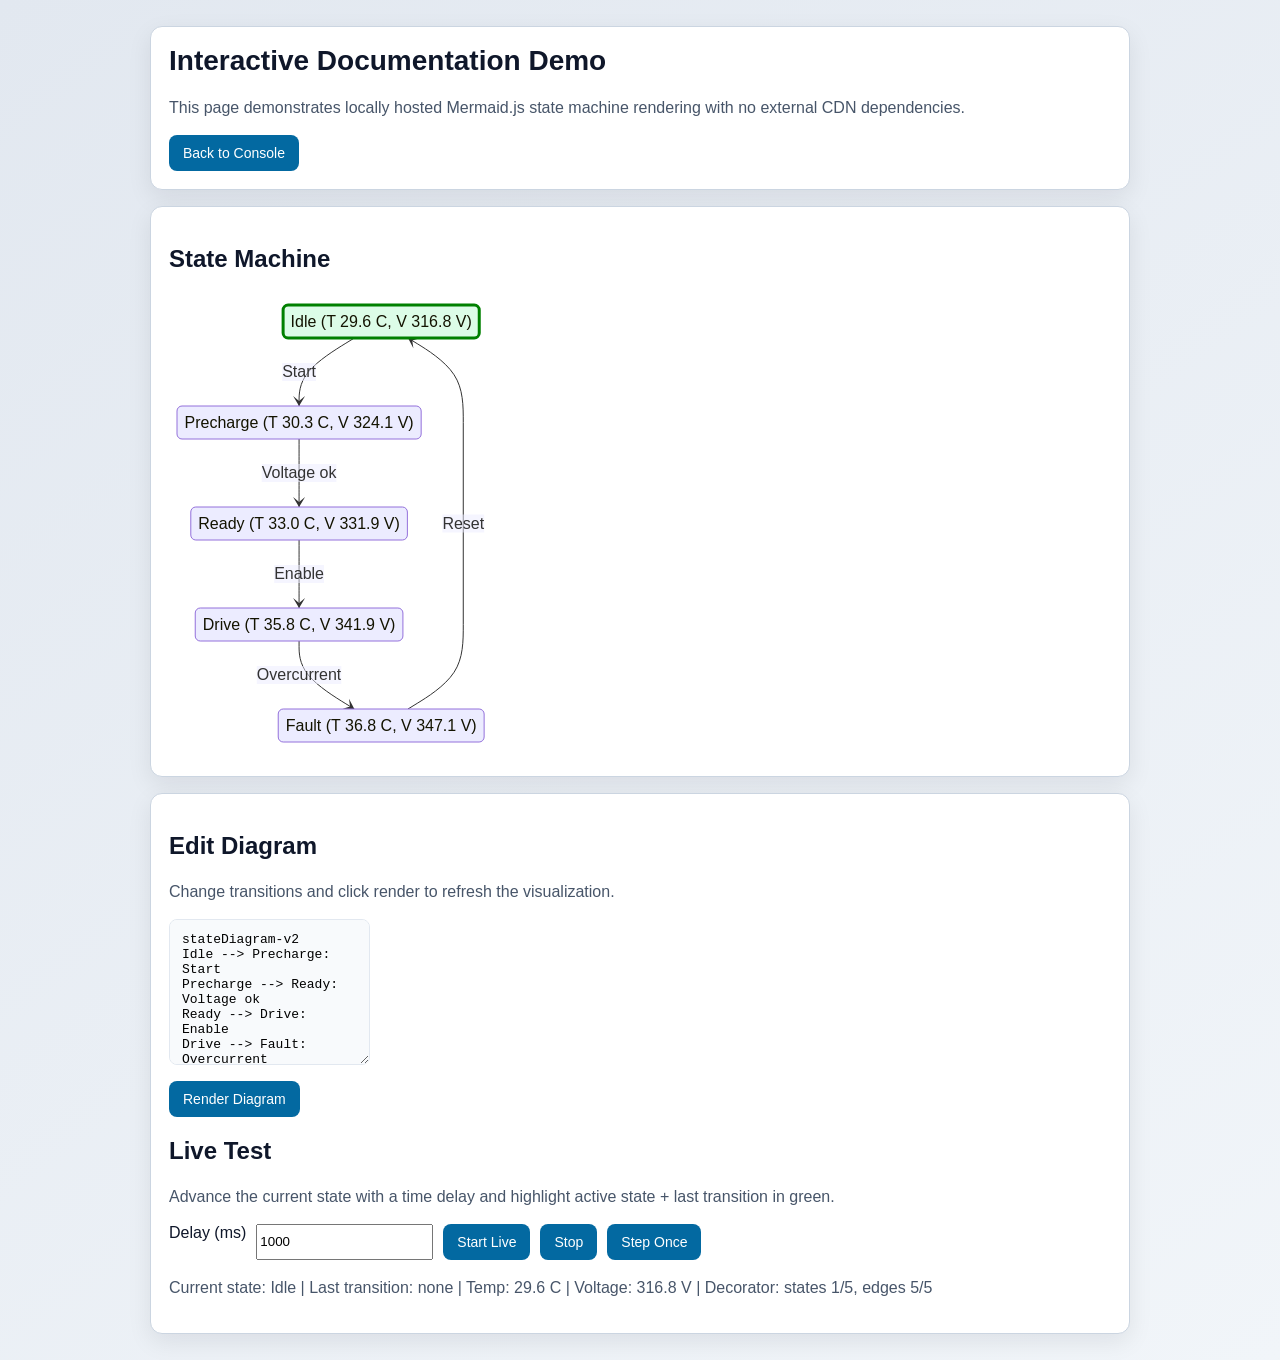
<file: data/interactive-docs.html>
<!doctype html>
<html lang="en">
<head>
  <meta charset="utf-8">
  <meta name="viewport" content="width=device-width, initial-scale=1">
  <title>Interactive Documentation Demo</title>
  <style>
    :root {
      --bg: #f1f5f9;
      --panel: #ffffff;
      --text: #0f172a;
      --muted: #475569;
      --accent: #0369a1;
      --border: #cbd5e1;
    }
    body {
      margin: 0;
      font-family: Verdana, sans-serif;
      color: var(--text);
      background: linear-gradient(145deg, #e2e8f0, var(--bg));
    }
    .wrap {
      max-width: 980px;
      margin: 26px auto;
      padding: 0 16px;
    }
    .card {
      background: var(--panel);
      border: 1px solid var(--border);
      border-radius: 12px;
      padding: 18px;
      box-shadow: 0 8px 24px rgba(2, 6, 23, 0.08);
      margin-bottom: 16px;
    }
    h1 {
      margin-top: 0;
      font-size: 28px;
    }
    p {
      color: var(--muted);
      line-height: 1.45;
    }
    .actions {
      margin-top: 12px;
      display: flex;
      gap: 10px;
      flex-wrap: wrap;
    }
    button, a.btn {
      border: 0;
      border-radius: 8px;
      background: var(--accent);
      color: #fff;
      text-decoration: none;
      padding: 10px 14px;
      font-size: 14px;
      cursor: pointer;
      display: inline-block;
    }
    .code {
      font-family: "Courier New", monospace;
      font-size: 13px;
      background: #f8fafc;
      border: 1px solid #e2e8f0;
      border-radius: 8px;
      padding: 12px;
      white-space: pre-wrap;
    }
    .mermaid {
      overflow-x: auto;
      padding: 4px 0;
    }
    .debug-panel {
      display: none;
      margin-top: 12px;
      padding: 10px;
      border: 1px solid #d1d5db;
      border-radius: 8px;
      background: #f8fafc;
      font-family: "Courier New", monospace;
      font-size: 12px;
      color: #1f2937;
      white-space: pre-wrap;
    }
  </style>
  <script src="mermaid.min.js"></script>
  <script>
    document.addEventListener("DOMContentLoaded", function () {
      mermaid.initialize({ startOnLoad: false, securityLevel: "loose" });
      var target = document.getElementById("diagram");
      var sourceInput = document.getElementById("diagram-source");
      var delayInput = document.getElementById("tick-delay");
      var liveState = document.getElementById("live-state");
      var debugPanel = document.getElementById("debug-panel");
      var debugPanelText = document.getElementById("debug-panel-text");
      var timerId = null;
      var transitions = [];
      var stateList = [];
      var stateIdMap = {};
      var currentState = "";
      var lastTransitionIndex = -1;
      var stateMetrics = {};
      var renderDebug = {
        statesMatched: 0,
        edgesMatched: 0,
        selectorCounts: {
          stateGroup: 0,
          transitionGroup: 0,
          fallbackPath: 0,
          shapeCandidates: 0,
          stateNameTexts: 0
        },
        matchedNodeNames: [],
        edgeSource: "none"
      };

      function setDebugPanelVisible(visible) {
        debugPanel.style.display = visible ? "block" : "none";
      }

      function updateDebugPanel() {
        var names = renderDebug.matchedNodeNames.length ? renderDebug.matchedNodeNames.join(", ") : "none";
        debugPanelText.textContent =
          "selectors:\n" +
          "  g.stateGroup = " + renderDebug.selectorCounts.stateGroup + "\n" +
          "  g.transition = " + renderDebug.selectorCounts.transitionGroup + "\n" +
          "  fallback paths = " + renderDebug.selectorCounts.fallbackPath + "\n" +
          "  shape candidates = " + renderDebug.selectorCounts.shapeCandidates + "\n" +
          "  state-name texts = " + renderDebug.selectorCounts.stateNameTexts + "\n" +
          "matched nodes (first 5): " + names + "\n" +
          "edge source: " + renderDebug.edgeSource + "\n" +
          "edge count used: " + renderDebug.edgesMatched;
      }

      function clamp(value, min, max) {
        return Math.min(max, Math.max(min, value));
      }

      function initStateMetrics(stateName, index) {
        if (!stateMetrics[stateName]) {
          stateMetrics[stateName] = {
            temperature: 28 + index * 2 + Math.random() * 2,
            voltage: 315 + index * 8 + Math.random() * 3
          };
        }
      }

      function updateMetricsForStep() {
        var keys = Object.keys(stateMetrics);
        for (var i = 0; i < keys.length; i++) {
          var entry = stateMetrics[keys[i]];
          // Keep values drifting slowly so live behavior is visible.
          entry.temperature = clamp(entry.temperature + (Math.random() - 0.5) * 1.2, 20, 120);
          entry.voltage = clamp(entry.voltage + (Math.random() - 0.5) * 3.0, 180, 460);
        }
      }

      function parseTransitions(src) {
        var lines = src.split(/\r?\n/);
        var parsed = [];
        for (var i = 0; i < lines.length; i++) {
          var line = lines[i].trim();
          if (!line || line.indexOf("stateDiagram") === 0 || line.indexOf("%%") === 0) {
            continue;
          }
          var m = line.match(/^([^\-:]+?)\s*-->\s*([^:]+?)(?:\s*:\s*(.+))?$/);
          if (m) {
            parsed.push({
              from: m[1].trim(),
              to: m[2].trim(),
              label: m[3] ? m[3].trim() : ""
            });
          }
        }
        return parsed;
      }

      function buildDiagramSource() {
        // Build a stable stateDiagram-v2 from parsed transitions so we can
        // reliably apply class-based highlighting to state IDs.
        var lines = [
          "stateDiagram-v2",
          "direction TB",
          "classDef activeState fill:#dcfce7,stroke:green,stroke-width:3px;"
        ];

        stateIdMap = {};
        for (var i = 0; i < stateList.length; i++) {
          var name = stateList[i];
          var id = "st_" + i;
          stateIdMap[name] = id;
          var m = stateMetrics[name];
          var metricText = m
            ? " (T " + m.temperature.toFixed(1) + " C, V " + m.voltage.toFixed(1) + " V)"
            : "";
          var label = (name + metricText).replace(/"/g, '\\"');
          lines.push('state "' + label + '" as ' + id);
        }

        for (var t = 0; t < transitions.length; t++) {
          var tr = transitions[t];
          var fromId = stateIdMap[tr.from];
          var toId = stateIdMap[tr.to];
          if (!fromId || !toId) {
            continue;
          }
          var transitionLine = fromId + " --> " + toId;
          if (tr.label) {
            transitionLine += " : " + tr.label;
          }
          lines.push(transitionLine);
        }

        if (currentState && stateIdMap[currentState]) {
          lines.push("class " + stateIdMap[currentState] + " activeState");
        }

        return lines.join("\n");
      }

      function decorateRenderedDiagram(retryCount) {
        retryCount = retryCount || 0;
        var svg = target.querySelector("svg");
        if (!svg) {
          if (retryCount < 12) {
            setTimeout(function () { decorateRenderedDiagram(retryCount + 1); }, 40);
          }
          return;
        }

        var groups = svg.querySelectorAll("g.stateGroup");
        renderDebug.selectorCounts.stateGroup = groups.length;
        var shapeCandidates = Array.from(svg.querySelectorAll("rect, ellipse, circle, polygon, path"))
          .filter(function (el) {
            if (el.closest("defs")) {
              return false;
            }
            if ((el.getAttribute("class") || "").indexOf("transition") !== -1) {
              return false;
            }
            if (el.closest("g.transition")) {
              return false;
            }
            return true;
          });
        renderDebug.selectorCounts.shapeCandidates = shapeCandidates.length;
        renderDebug.selectorCounts.stateNameTexts = Array.from(svg.querySelectorAll("text, tspan"))
          .filter(function (el) {
            var txt = (el.textContent || "").trim();
            for (var si = 0; si < stateList.length; si++) {
              if (txt === stateList[si] || txt.indexOf(stateList[si] + " (T ") === 0) {
                return true;
              }
            }
            return false;
          }).length;

        var transitionGroups = Array.from(svg.querySelectorAll("g.transition"));
        renderDebug.selectorCounts.transitionGroup = transitionGroups.length;
        var edgePaths = [];
        for (var tg = 0; tg < transitionGroups.length; tg++) {
          var p = transitionGroups[tg].querySelector("path");
          if (p) {
            edgePaths.push(p);
          }
        }
        var fallbackPaths = Array.from(svg.querySelectorAll("path.transition, .edgePaths path, .edgePath path, path[marker-end]"))
          .filter(function (p, idx, arr) { return !p.closest("defs") && arr.indexOf(p) === idx; });
        renderDebug.selectorCounts.fallbackPath = fallbackPaths.length;
        if (!edgePaths.length) {
          edgePaths = fallbackPaths;
          renderDebug.edgeSource = "fallback";
        } else {
          renderDebug.edgeSource = "g.transition";
        }
        renderDebug.statesMatched = currentState && stateIdMap[currentState] ? 1 : 0;
        renderDebug.edgesMatched = edgePaths.length;
        renderDebug.matchedNodeNames = currentState ? [currentState] : [];
        for (var e = 0; e < edgePaths.length; e++) {
          edgePaths[e].removeAttribute("stroke");
          edgePaths[e].removeAttribute("stroke-width");
        }
        Array.from(svg.querySelectorAll(".active-edge-overlay, #active-edge-arrowhead")).forEach(function (el) {
          el.remove();
        });

        function centerOf(el) {
          try {
            var b = el.getBBox();
            return { x: b.x + b.width / 2, y: b.y + b.height / 2, box: b };
          } catch (e) {
            return null;
          }
        }

        function stateCenterByName(name) {
          var labelNodes = Array.from(svg.querySelectorAll("text, tspan"))
            .filter(function (n) {
              var t = (n.textContent || "").trim();
              return t === name || t.indexOf(name + " (T ") === 0;
            });
          if (!labelNodes.length) {
            return null;
          }
          var textCenter = centerOf(labelNodes[0]);
          if (!textCenter) {
            return null;
          }

          var best = null;
          var bestDist = Number.POSITIVE_INFINITY;
          for (var i = 0; i < shapeCandidates.length; i++) {
            var sc = centerOf(shapeCandidates[i]);
            if (!sc) {
              continue;
            }
            var dx = sc.x - textCenter.x;
            var dy = sc.y - textCenter.y;
            var d = Math.sqrt(dx * dx + dy * dy);
            if (d < bestDist) {
              bestDist = d;
              best = sc;
            }
          }
          return best && bestDist < 260 ? best : textCenter;
        }

        if (lastTransitionIndex >= 0 && transitions[lastTransitionIndex]) {
          var tr = transitions[lastTransitionIndex];
          var from = stateCenterByName(tr.from);
          var to = stateCenterByName(tr.to);
          if (from && to) {
            var ns = "http://www.w3.org/2000/svg";
            var defs = svg.querySelector("defs");
            if (!defs) {
              defs = document.createElementNS(ns, "defs");
              svg.insertBefore(defs, svg.firstChild);
            }

            var marker = document.createElementNS(ns, "marker");
            marker.setAttribute("id", "active-edge-arrowhead");
            marker.setAttribute("viewBox", "0 0 10 10");
            marker.setAttribute("refX", "9");
            marker.setAttribute("refY", "5");
            marker.setAttribute("markerWidth", "7");
            marker.setAttribute("markerHeight", "7");
            marker.setAttribute("orient", "auto-start-reverse");
            var arrowPath = document.createElementNS(ns, "path");
            arrowPath.setAttribute("d", "M 0 0 L 10 5 L 0 10 z");
            arrowPath.setAttribute("fill", "green");
            marker.appendChild(arrowPath);
            defs.appendChild(marker);

            var mx = (from.x + to.x) / 2;
            var my = (from.y + to.y) / 2;
            var dx = to.x - from.x;
            var dy = to.y - from.y;
            var len = Math.sqrt(dx * dx + dy * dy) || 1;
            var nx = -dy / len;
            var ny = dx / len;
            var curve = Math.min(48, Math.max(18, len * 0.12));
            var cx = mx + nx * curve;
            var cy = my + ny * curve;

            var overlay = document.createElementNS(ns, "path");
            overlay.setAttribute("class", "active-edge-overlay");
            overlay.setAttribute("d", "M " + from.x + " " + from.y + " Q " + cx + " " + cy + " " + to.x + " " + to.y);
            overlay.setAttribute("fill", "none");
            overlay.setAttribute("stroke", "green");
            overlay.setAttribute("stroke-width", "4");
            overlay.setAttribute("stroke-linecap", "round");
            overlay.setAttribute("marker-end", "url(#active-edge-arrowhead)");
            svg.appendChild(overlay);
            renderDebug.edgeSource = "overlay";
            renderDebug.edgesMatched = 1;
          }
        }
      }

      function updateLiveText() {
        var last = lastTransitionIndex >= 0
          ? transitions[lastTransitionIndex].from + " -> " + transitions[lastTransitionIndex].to
          : "none";
        var currentMetrics = stateMetrics[currentState];
        var liveValues = currentMetrics
          ? " | Temp: " + currentMetrics.temperature.toFixed(1) + " C | Voltage: " + currentMetrics.voltage.toFixed(1) + " V"
          : "";
        liveState.textContent =
          "Current state: " + (currentState || "n/a") +
          " | Last transition: " + last +
          liveValues +
          " | Decorator: states " + renderDebug.statesMatched + "/" + stateList.length +
          ", edges " + renderDebug.edgesMatched + "/" + transitions.length;
        updateDebugPanel();
      }

      function renderCurrent() {
        target.textContent = buildDiagramSource();
        target.removeAttribute("data-processed");
        Promise.resolve(mermaid.run({ nodes: [target] }))
          .then(function () {
            decorateRenderedDiagram();
            updateLiveText();
          })
          .catch(function (err) {
            liveState.textContent = "Render error: " + (err && err.message ? err.message : err);
          });
      }

      function resetSimulation() {
        transitions = parseTransitions(sourceInput.value);
        stateMetrics = {};
        stateList = [];
        stateIdMap = {};
        for (var i = 0; i < transitions.length; i++) {
          if (stateList.indexOf(transitions[i].from) === -1) {
            stateList.push(transitions[i].from);
          }
          if (stateList.indexOf(transitions[i].to) === -1) {
            stateList.push(transitions[i].to);
          }
        }
        for (var j = 0; j < stateList.length; j++) {
          initStateMetrics(stateList[j], j);
        }
        currentState = transitions.length ? transitions[0].from : "";
        lastTransitionIndex = -1;
        renderCurrent();
      }

      function stepSimulation() {
        if (!transitions.length) {
          return;
        }
        updateMetricsForStep();
        lastTransitionIndex = (lastTransitionIndex + 1) % transitions.length;
        currentState = transitions[lastTransitionIndex].to;
        renderCurrent();
      }

      function stopLive() {
        if (timerId !== null) {
          clearInterval(timerId);
          timerId = null;
        }
        setDebugPanelVisible(false);
      }

      function startLive() {
        stopLive();
        var delay = parseInt(delayInput.value, 10);
        if (!delay || delay < 100) {
          delay = 1000;
          delayInput.value = "1000";
        }
        timerId = setInterval(stepSimulation, delay);
        setDebugPanelVisible(true);
        updateDebugPanel();
      }

      document.getElementById("rerender").addEventListener("click", function () {
        stopLive();
        resetSimulation();
      });
      document.getElementById("start-live").addEventListener("click", startLive);
      document.getElementById("stop-live").addEventListener("click", stopLive);
      document.getElementById("step-live").addEventListener("click", stepSimulation);

      resetSimulation();
    });
  </script>
</head>
<body>
  <div class="wrap">
    <div class="card">
      <h1>Interactive Documentation Demo</h1>
      <p>This page demonstrates locally hosted Mermaid.js state machine rendering with no external CDN dependencies.</p>
      <div class="actions">
        <a class="btn" href="/">Back to Console</a>
      </div>
    </div>

    <div class="card">
      <h2>State Machine</h2>
      <div id="diagram" class="mermaid">
stateDiagram-v2
Idle --> Precharge: Start
Precharge --> Ready: Voltage ok
Ready --> Drive: Enable
Drive --> Fault: Overcurrent
Fault --> Idle: Reset
      </div>
    </div>

    <div class="card">
      <h2>Edit Diagram</h2>
      <p>Change transitions and click render to refresh the visualization.</p>
      <textarea id="diagram-source" class="code" rows="8">stateDiagram-v2
Idle --> Precharge: Start
Precharge --> Ready: Voltage ok
Ready --> Drive: Enable
Drive --> Fault: Overcurrent
Fault --> Idle: Reset</textarea>
      <div class="actions">
        <button id="rerender" type="button">Render Diagram</button>
      </div>
      <h2>Live Test</h2>
      <p>Advance the current state with a time delay and highlight active state + last transition in green.</p>
      <div class="actions">
        <label for="tick-delay">Delay (ms)</label>
        <input id="tick-delay" type="number" min="100" step="100" value="1000">
        <button id="start-live" type="button">Start Live</button>
        <button id="stop-live" type="button">Stop</button>
        <button id="step-live" type="button">Step Once</button>
      </div>
      <p id="live-state"></p>
      <div id="debug-panel" class="debug-panel">Debug
        <div id="debug-panel-text"></div>
      </div>
    </div>
  </div>
</body>
</html>
</file>
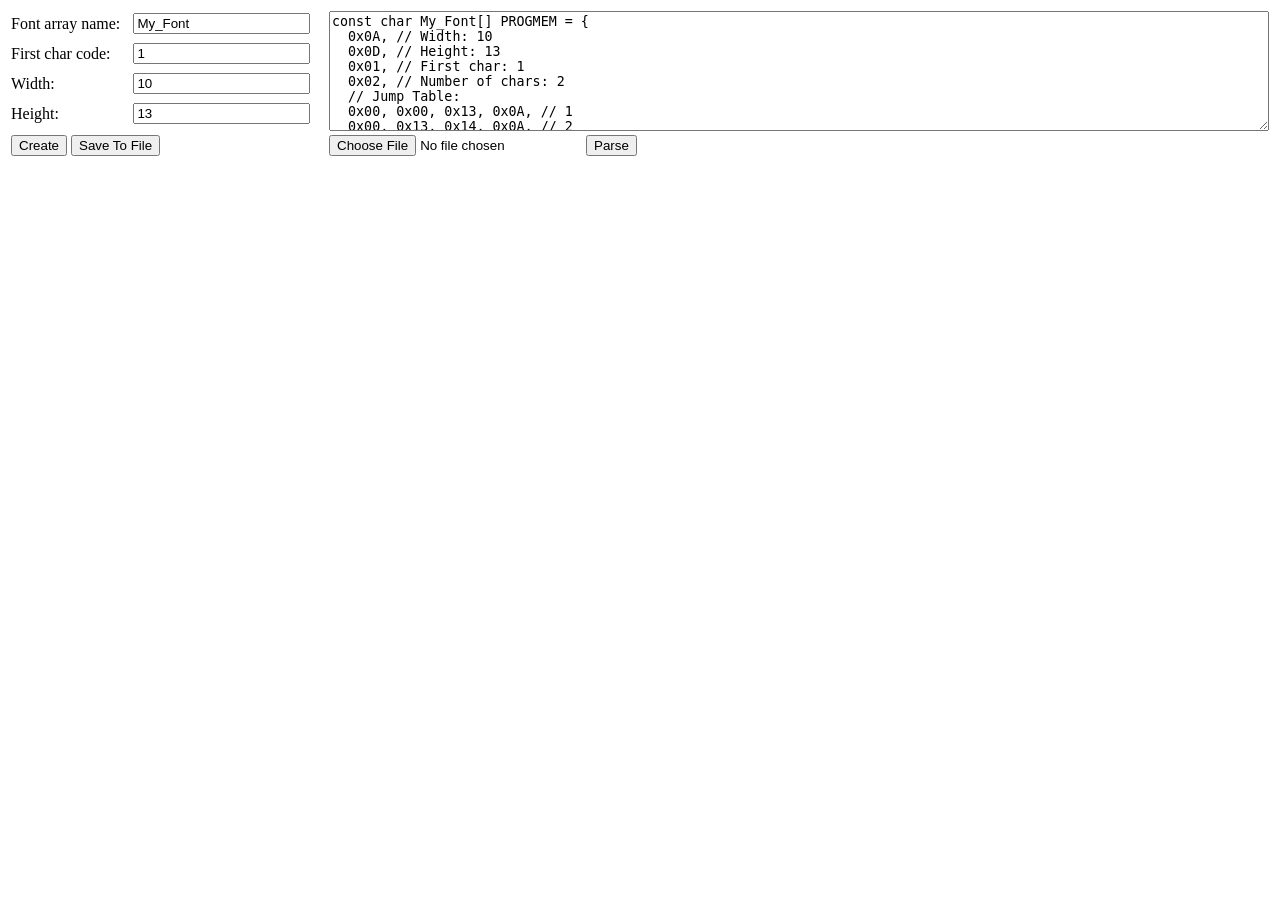
<file: third_party/LilyGo-Modem-Series/lib/ESP8266_SSD1306/resources/glyphEditor.html>
<!--The MIT License (MIT)

Copyright (c) 2017 by Xavier Grosjean

Based on work 
Copyright (c) 2016 by Daniel Eichhorn
Copyright (c) 2016 by Fabrice Weinberg

Permission is hereby granted, free of charge, to any person obtaining a copy
of this software and associated documentation files (the "Software"), to deal
in the Software without restriction, including without limitation the rights
to use, copy, modify, merge, publish, distribute, sublicense, and/or sell
copies of the Software, and to permit persons to whom the Software is
furnished to do so, subject to the following conditions:

The above copyright notice and this permission notice shall be included in all
copies or substantial portions of the Software.

THE SOFTWARE IS PROVIDED "AS IS", WITHOUT WARRANTY OF ANY KIND, EXPRESS OR
IMPLIED, INCLUDING BUT NOT LIMITED TO THE WARRANTIES OF MERCHANTABILITY,
FITNESS FOR A PARTICULAR PURPOSE AND NONINFRINGEMENT. IN NO EVENT SHALL THE
AUTHORS OR COPYRIGHT HOLDERS BE LIABLE FOR ANY CLAIM, DAMAGES OR OTHER
LIABILITY, WHETHER IN AN ACTION OF CONTRACT, TORT OR OTHERWISE, ARISING FROM,
OUT OF OR IN CONNECTION WITH THE SOFTWARE OR THE USE OR OTHER DEALINGS IN THE
SOFTWARE.

-->
<!--
 Standalone page to draw icons in matrix and generates the map definition with the format required by 
 library for OLED SD1306 screen: https://github.com/squix78/esp8266-oled-ssd1306
 100% quick and dirty vanilla ECS6, no framework or library was injured for this project.

-->
<html>
  <head>
    <meta charset="utf-8" />
    <style>
      #form, #chars table {
        user-select: none; 
        -moz-user-select: none; 
        margin-top: 5px;
      }
      #chars table, tr, td, th {
        border-collapse: collapse;
      }
      #chars td, th {
        border: 1px solid #CCC;
        width: 12px;
        height: 15px;
      }
      #chars th[action] {
        cursor:pointer;
      }
      #chars th[action="up"], #chars th[action="down"], #chars th[action="left"], #chars th[action="right"] {
        font-size: 10px;
      }
      #chars td.on {
        background-color: #00F;
      }
      
      #addChar, #generate {
        display: none;
      }
      body.started #addChar, body.started #generate {
        display: inline;
      }
      body.started #create {
        display: none;
      }
      #page {
        position:relative;
      }
      #page>div {
        position: relative;
        float: left;
      }

      #output {
        margin-left: 20px;
        margin-top: 12px;
        font-size:12px;
        user-select: all;
        -moz-user-select: all;
        max-width:60%;
      }
      
      #header {
        margin-top: 10px;
      }
      #inputText {
        width: 100%;
        height:120px;
      }
      
    </style>
  </head>
  <body>
    <div id="form">
      <table width="100%">
        <tr>
          <td>Font array name:</td><td><input placeholder="Font array name" type="text" id="name" value="My_Font"/></td>
          <td width="75%" rowspan="5">
            <textarea id="inputText" placeholder="Or paste a char array font definition here">
const char My_Font[] PROGMEM = {
  0x0A, // Width: 10
  0x0D, // Height: 13
  0x01, // First char: 1
  0x02, // Number of chars: 2
  // Jump Table:
  0x00, 0x00, 0x13, 0x0A, // 1
  0x00, 0x13, 0x14, 0x0A, // 2
  // Font Data:
  0xF0, 0x03, 0x10, 0x02, 0xF0, 0x03, 0x10, 0x02, 0xF0, 0x03, 0x10, 0x02, 0xF0, 0x03, 0x10, 0x02, 0xF0, 0x03, 0xC0, // 1
  0x00, 0x0C, 0x80, 0x0B, 0x70, 0x08, 0x0C, 0x08, 0xF3, 0x0A, 0xF3, 0x0A, 0x0C, 0x08, 0x70, 0x08, 0x80, 0x0B, 0x00, 0x0C, // 2
};              
            </textarea></td>
        </tr>
        <tr>
          <td>First char code:</td><td><input placeholder="First char code" type="number" id="code" value="1" min="1"/></td>
        </tr>
        <tr>
          <td>Width:</td><td><input placeholder="Font width" type="number" id="width" value="10"/></td>
        </tr>
        <tr>
          <td>Height:</td><td><input placeholder="Font height" type="number" id="height" value="13" max="64"/></td>
        </tr>
        <tr>
          <td colspan="3"> </td>     <!--slightly improves layout-->
        </tr>
        <tr>
          <td colspan="2"><button id="create">Create</button> <button id="generate">Generate</button> <button id="savetoFile">Save To File</button> </td>
          <td><input type="file" id="fileinput" />  <button id="parse">Parse</button></td>
        </tr>
      </table>
      <br/>
    </div>
    <div id="page">
      <div id="charxContainer" ondragstart="return false;">
        <div id="chars"></div><br/>
        <button id="addChar">Add a character</button>
      </div>
      <div id="output">
        <div class="output" id="header"> </div>
        <div class="output" id="jump"> </div>
        <div class="output" id="data"> </div>
      </div>
    </div>
    <script>
    (function() {
      let font;
      
      class Font {
        constructor() {
          this.height = parseInt(document.getElementById('height').value);
          this.width = parseInt(document.getElementById('width').value);
          this.currentCharCode = parseInt(document.getElementById('code').value);
          this.fontContainer = document.getElementById('chars');
          this.bytesForHeight = (1 + ((this.height - 1) >> 3));  // number of bytes needed for this font height
          document.body.className = "started";
          document.getElementById('height').disabled = true;
          document.getElementById('width').disabled = true;          
        }
        
        // Should we have a Char and a Pixel class ? not sure it's worth it.
        // Let's use the DOM to store everything for now
        
        static updateCaption(element, code) {
          element.textContent = `Char #${code}`;
        }
        
        // Add a pixel matrix to draw a new character
        // jumpaData not used for now: some day, use the last byte for optimisation 
        addChar(jumpData, charData) {
          let charContainer = this.fontContainer.appendChild(document.createElement("table"));
          charContainer.setAttribute("code", this.currentCharCode);
          let caption = charContainer.appendChild(document.createElement("caption"));
          Font.updateCaption(caption, this.currentCharCode);
          let header = charContainer.appendChild(document.createElement("tr"));
          header.innerHTML = '<th  title="Delete this char" action="delete">&cross;</th>'
              + '<th title="Add a char above" action="add">+</th>'
              + '<th title="Shift pixels to the left" action="left">&larr;</th>'
              + '<th title="Shift pixels down" action="down">&darr;</th>'
              + '<th title="Shift pixels up" action="up">&uarr;</th>'
              + '<th title="Shift pixels to the right" action="right">&rarr;</th>'
              + '<th title="Copy from another character" action="copy">&copy;</th>'
              + '<th title="Reset all pixels" action="clean">&empty;</th>';
          // If data is provided, decode it to pixel initialization friendly structure
          let pixelInit = [];
          if (charData && charData.length) {
            // charData byte count needs to be a multiple of bytesForHeight. End bytes with value 0 may have been trimmed
            let missingBytes = charData.length % this.bytesForHeight;
            for(let b = 0; b < missingBytes ; b++) {
              charData.push(0);
            }
            while(charData.length) {
              let row = charData.splice(0, this.bytesForHeight).reverse();
              let pixelRow = [];
              for (let b = 0; b < row.length; b++) {
                let mask = 0x80;
                let byte = row[b];
                for (let bit = 0; bit < 8; bit++) {
                  if (byte & mask) {
                    pixelRow.push(1);
                  } else {
                    pixelRow.push(0);
                  }
                  mask = mask >> 1;
                }
              }
              pixelRow.splice(0, pixelRow.length - this.height);
              //Font.output('data', pixelRow);
              pixelInit.push(pixelRow.reverse());
            }
          }
          
          for(let r = 0; r < this.height; r++) {
          	let rowContainer = charContainer.appendChild(document.createElement("tr"));
            for(let c = 0; c < this.width; c++) {
          		let pixContainer = rowContainer.appendChild(document.createElement("td"));
              pixContainer.setAttribute('action', 'toggle');
          		// If there is some init data, set the pixel accordingly
              if (pixelInit.length && pixelInit[c]) {
                if (pixelInit[c][r]) {
                  pixContainer.className = 'on';
                }
              }          		
            }
          }
          this.currentCharCode++;
          return charContainer;
        }
        
        static togglePixel(pixel) {
          pixel.className = pixel.className === 'on' ? '': 'on';
        }
        
        // Return anInt as hex string
        static toHexString(aByte) {
          let zero = aByte < 16?'0':'';
          return `0x${zero}${aByte.toString(16).toUpperCase()}`
        }
        
        // Return least significant byte as hex string
        static getLsB(anInt) {
          return Font.toHexString(anInt & 0xFF);      
        }
        // Return most significant byte as hex string
        static getMsB(anInt) {
          return Font.toHexString(anInt>>>8);      
        }
       
        static output(targetId, msg) {
          let output = document.getElementById(targetId);
          let line = output.appendChild(document.createElement('div'));
          line.textContent = msg;
        }
        static emptyChars() {
          document.getElementById('chars').textContent = '';
        }
        static emptyOutput() {
          document.getElementById('header').textContent = '';
          document.getElementById('jump').textContent = '';
          document.getElementById('data').textContent = '';
        }
		
        saveFile() {
          let filename = document.getElementById('name').value.replace(/[^a-zA-Z0-9_$]/g, '_') + ".h";
          let data = document.getElementById("output").innerText;
          if(data.length < 10) return;
          let blobObject = new Blob([data], {type:'text/plain'}); 
    
          if(window.navigator.msSaveBlob) {
            window.navigator.msSaveBlob(blobObject, filename);
          } else {
            let a = document.createElement("a");
            a.setAttribute("href", URL.createObjectURL(blobObject));
            a.setAttribute("download", filename);
            if (document.createEvent) {
              let event = document.createEvent('MouseEvents');
              event.initEvent('click', true, true);
              a.dispatchEvent(event);
            } else {
              a.click();
            }
          }  
        }
			
        // Read from the <td> css class the pixels that need to be on
        // generates the jump table and font data 
        generate() {
          Font.emptyOutput();
          let chars = this.fontContainer.getElementsByTagName('table');
          let firstCharCode = parseInt(document.getElementById('code').value);
          let name = document.getElementById('name').value.replace(/[^a-zA-Z0-9_$]/g, '_');
          
          let bits2add = this.bytesForHeight*8 - this.height;  // number of missing bits to fill leftmost byte
          let charCount = chars.length;
          let charAddr = 0;
          // Comments are used when parsing back a generated font
          Font.output('jump', '  // Jump Table:');
          Font.output('data', '  // Font Data:');
          // Browse each character
          for(let ch = 0; ch < charCount; ch++) {
            // Fix renumbering in case first char code was modified  
            Font.updateCaption(chars[ch].getElementsByTagName('caption')[0], ch + firstCharCode);
            let charBytes = [];
            let charCode = ch + firstCharCode;
            let rows = chars[ch].getElementsByTagName('tr');
            let notZero = false;
            // Browse each column
            for(let col = 0; col < this.width ; col++) {
              let bits = ""; // using string because js uses 32b ints when performing bit operations
              // Browse each row starting from the bottom one, going up, and accumulate pixels in
              // a string: this rotates the glyph
              // Beware, row 0 is table headers.
              for(let r = rows.length-1; r >=1 ; r--) {
                let pixelState = rows[r].children[col].className;
                bits += (pixelState === 'on' ? '1': '0');           
              }
              // Need to complete missing bits to have a sizeof byte multiple number of bits
              for(let b = 0; b < bits2add; b++) {
                bits =  '0' + bits;
              }
              // Font.output('data', `  // ${bits}`);  // Debugging help: rotated bitmap

              // read bytes from the end
              for(let b = bits.length - 1; b >= 7; b -= 8) {
                //Font.output('data', `  // ${bits.substr(b-7, 8)}`);  // Debugging help: rotated bitmap
                let byte = parseInt(bits.substr(b-7, 8), 2);
                if (byte !== 0) {
                  notZero = true;
                }
                charBytes.push(Font.toHexString(byte));
              } 
            }
            // Remove bytes with value 0 at the end of the array.
            while(parseInt(charBytes[charBytes.length-1]) === 0 && charBytes.length !== 1) {
              charBytes.pop();
            }
            
            if (notZero) {
              Font.output('data', `  ${charBytes.join(', ')},  // ${charCode}`);
              // TODO: last param width is not the best value. Need to compute the actual occupied width
              Font.output('jump', `  ${Font.getMsB(charAddr)}, ${Font.getLsB(charAddr)}, ${Font.toHexString(charBytes.length)}, ${Font.toHexString(this.width)},  // ${charCode} `);
              charAddr += charBytes.length;
            } else {
              Font.output('jump', `  0xFF, 0xFF, 0x00, ${Font.toHexString(this.width)},  // ${charCode} `);
            }
          }
          Font.output('data', '};');
          
          Font.output('header', "// Font generated or edited with the glyphEditor");
          Font.output('header', `const char ${name}[] PROGMEM = {`);
          // Comments are used when parsing back a generated font
          Font.output('header', `  ${Font.toHexString(this.width)}, // Width: ${this.width}`);
          Font.output('header', `  ${Font.toHexString(this.height)}, // Height: ${this.height}`);          
          Font.output('header', `  ${Font.toHexString(firstCharCode)}, // First char: ${firstCharCode}`);
          Font.output('header', `  ${Font.toHexString(charCount)}, // Number of chars: ${charCount}`);
        }
      }
	  
      document.getElementById('fileinput').addEventListener('change', function(e) {
        let f = e.target.files[0]; 
        if (f) {
          let r = new FileReader();
          r.onload = function(e) { 
            let contents = e.target.result;
                alert( "Got the file.\n" 
                +"name: " + f.name + "\n"
                +"type: " + f.type + "\n"
                +"size: " + f.size + " bytes\n"
                +"starts with: " + contents.substr(0, contents.indexOf("\n")) 
            );
              document.getElementById("inputText").value = contents;
          };
          r.readAsText(f);
        } else { 
          alert("Failed to load file");
        }
        });
      
      document.getElementById('savetoFile').addEventListener('click', function() {
        font.saveFile();
      });
      
      document.getElementById('generate').addEventListener('click', function() {
        font.generate();
      });
      document.getElementById('addChar').addEventListener('click', function() {
        font.addChar();
      });
      document.getElementById('inputText').addEventListener('click', function(e) {
        let target = e.target;
        target.select();
      });
      document.getElementById('chars').addEventListener('mousedown', function(e) {
        if (e.button !== 0) return;
        let target = e.target;
        let action = target.getAttribute('action') || '';
        if (action === '') return;
        let result, code, nextContainer, previousContainer, pixels ;
        let currentContainer = target.parentNode.parentNode;
        switch(action) {
          case 'add':
            code = currentContainer.getAttribute('code');
            nextContainer = font.addChar();
            currentContainer.parentNode.insertBefore(nextContainer, currentContainer);
            do {
              nextContainer.setAttribute('code', code);
              Font.updateCaption(nextContainer.getElementsByTagName('caption')[0], code);
              code ++;
            } while (nextContainer = nextContainer.nextSibling);
            break;

          case 'delete':
            result = confirm("Delete this character ?");
            if (!result) return;
            code = currentContainer.getAttribute('code');
            nextContainer = currentContainer;
            while (nextContainer = nextContainer.nextSibling) {
              nextContainer.setAttribute('code', code);
              Font.updateCaption(nextContainer.getElementsByTagName('caption')[0], code);
              code ++;
            }
            currentContainer.parentNode.removeChild(currentContainer);
            break;

          // Shift pixels to the left  
          case 'left':
            pixels = currentContainer.getElementsByTagName('td');
            for(p = 0; p < pixels.length; p++) {
              if((p + 1) % font.width) {
                pixels[p].className = pixels[p + 1].className;
              } else {
                pixels[p].className = '';
              }
            }
            break;
          
          // Shift pixels to the right
          case 'right':
            pixels = currentContainer.getElementsByTagName('td');
            for(p = pixels.length-1; p >=0 ; p--) {
              if(p % font.width) {
                pixels[p].className = pixels[p - 1].className;
              } else {
                pixels[p].className = '';
              }
            }
            break;

          // Shift pixels down
          case 'down':
            pixels = currentContainer.getElementsByTagName('td');
            for(p = pixels.length-1; p >=0 ; p--) {
              if(p >= font.width) {
                pixels[p].className = pixels[p - font.width].className;
              } else {
                pixels[p].className = '';
              }
            }            break;

          // Shift pixels up
          case 'up':
            pixels = currentContainer.getElementsByTagName('td');
            for(p = 0; p < pixels.length; p++) {
              if(p < font.width*(font.height -1)) {
                pixels[p].className = pixels[p + font.width].className;
              } else {
                pixels[p].className = '';
              }
            }            
            break;

          case 'toggle':
            Font.togglePixel(target);
            break;

          case 'clean':
            result = confirm("Delete the pixels ?");
            if (!result) return;
            pixels = currentContainer.getElementsByTagName('td');
            for (let p = 0; p < pixels.length; p++) {
              pixels[p].className = '';
            }
            break;
          
          case 'copy':
             let charNumber = parseInt(prompt("Source char #: "));
             let chars = font.fontContainer.getElementsByTagName('table');
             let tableOffset = charNumber - parseInt(document.getElementById('code').value);
             let srcPixels = chars[tableOffset].getElementsByTagName('td');
             let targetPixels = currentContainer.getElementsByTagName('td');
             for(let i=0; i < srcPixels.length; i++) {
               // First tds are in the th row, for editing actions. Skip them
               if (targetPixels[i].parentNode.localName === 'th') continue; // In case we give them css at some point...
               targetPixels[i].className = srcPixels[i].className;
             }
            break;
          default:
            // no.
        }
        
      });
      document.getElementById('chars').addEventListener('mouseover', function(e) {
        let target = e.target;
        let action = target.getAttribute('action');
        if (action !== 'toggle' || e.buttons !== 1) return;
        Font.togglePixel(target);
      });
      document.getElementById('chars').addEventListener('dragstart', function() {
        return false;
      });

      document.getElementById('create').addEventListener('click', function() {
      	font = new Font();
        font.addChar();
      });

      // parse a char array declaration for an existing font.
      // parsing heavily relies on comments.
      document.getElementById('parse').addEventListener('click', function() {
        if (document.getElementById('chars').childElementCount) {
          let result = confirm("Confirm you want to overwrite the existing grids ?");
          if (!result) return;          
        } 
        let lines = document.getElementById('inputText').value.split('\n');
        let name = '';
        let height = 0;
        let width = 0;
        let firstCharCode = 0;
        let jumpTable = [];
        let charData = [];
        let readingJumpTable = false;
        let readingData = false;
        
        for(let l = 0 ; l < lines.length; l++) {
          // TODO ? keep C compilation directives to copy them (not lowercased :)) to newly generated char array
          let line = lines[l].trim();
          //alert(line);
          let fields;

          // Declaration line: grab the name
          if (line.indexOf('PROGMEM') > 0) {
            fields = line.split(' ');
            name = fields[2].replace(/[\[\]]/g, '');
            continue;
          }
          line = line.toLowerCase();
          // Todo: could rely on line order...
          // width line: grab the width
          if (line.indexOf('width') > 0) {
            fields = line.split(',');
            width = fields[0];
            continue;
          }
          // height line: grab the height 
          if (line.indexOf('height') > 0) {
            fields = line.split(',');
            height = fields[0];
            continue;
          }
          // first char code line: grab the first char code 
          if (line.indexOf('first char') > 0) {
            fields = line.split(',');
            firstCharCode = fields[0];
            continue;
          }
          // End of array declaration
          // TODO warn if more lines: next fonts are ignored
          if (line.indexOf('};') === 0) {
            break;
          }
          
          if (readingJumpTable || readingData) {
            if (line.indexOf('#') !== 0 && line.length !== 0 && line.indexOf('//') !== 0) {
              line = line.replace(/\/\/.*/, ''); // get rid of end of line comments
              fields = line.split(',');
              let newEntry = [];
              for(let f=0; f < fields.length; f++) {
                let value = parseInt(fields[f]);
                if (isNaN(value)) continue;
                if (readingData) {
                  charData.push(value);
                }
                if (readingJumpTable) {
                  newEntry.push(value);
                }
              }
              if (readingJumpTable) {
                jumpTable.push(newEntry);
              }
            }            
          }
          
          // Begining of data
          if (line.indexOf('font data') > 0) {
            readingData = true;
            readingJumpTable = false;
          }
          // Begining of jump table
          if (line.indexOf('jump table') > 0) {
            readingJumpTable = true;
          }
        }
        if (!name || !height || !width || !firstCharCode) {
          alert("Does not look like a parsable font. Try again.");
          return;
        }
        
        Font.emptyChars();
        Font.emptyOutput();
        document.getElementById('name').value = name;
        document.getElementById('height').value = parseInt(height);
        document.getElementById('width').value = parseInt(width);
        document.getElementById('code').value = parseInt(firstCharCode);
      	font = new Font();
      	for(let c = 0 ; c < jumpTable.length; c++) {
      	  let jumpEntry = jumpTable[c];
      	  let charEntry = [];
      	  // displayable character 
      	  if (jumpEntry[0] !== 255 || jumpEntry[1] !== 255) {
      	    charEntry = charData.splice(0, jumpEntry[2]);
          }
      	  font.addChar(jumpEntry, charEntry);
        }
        document.body.className = "started";
      });        
      
      })();
    </script>  
  </body>
</html>
</file>
